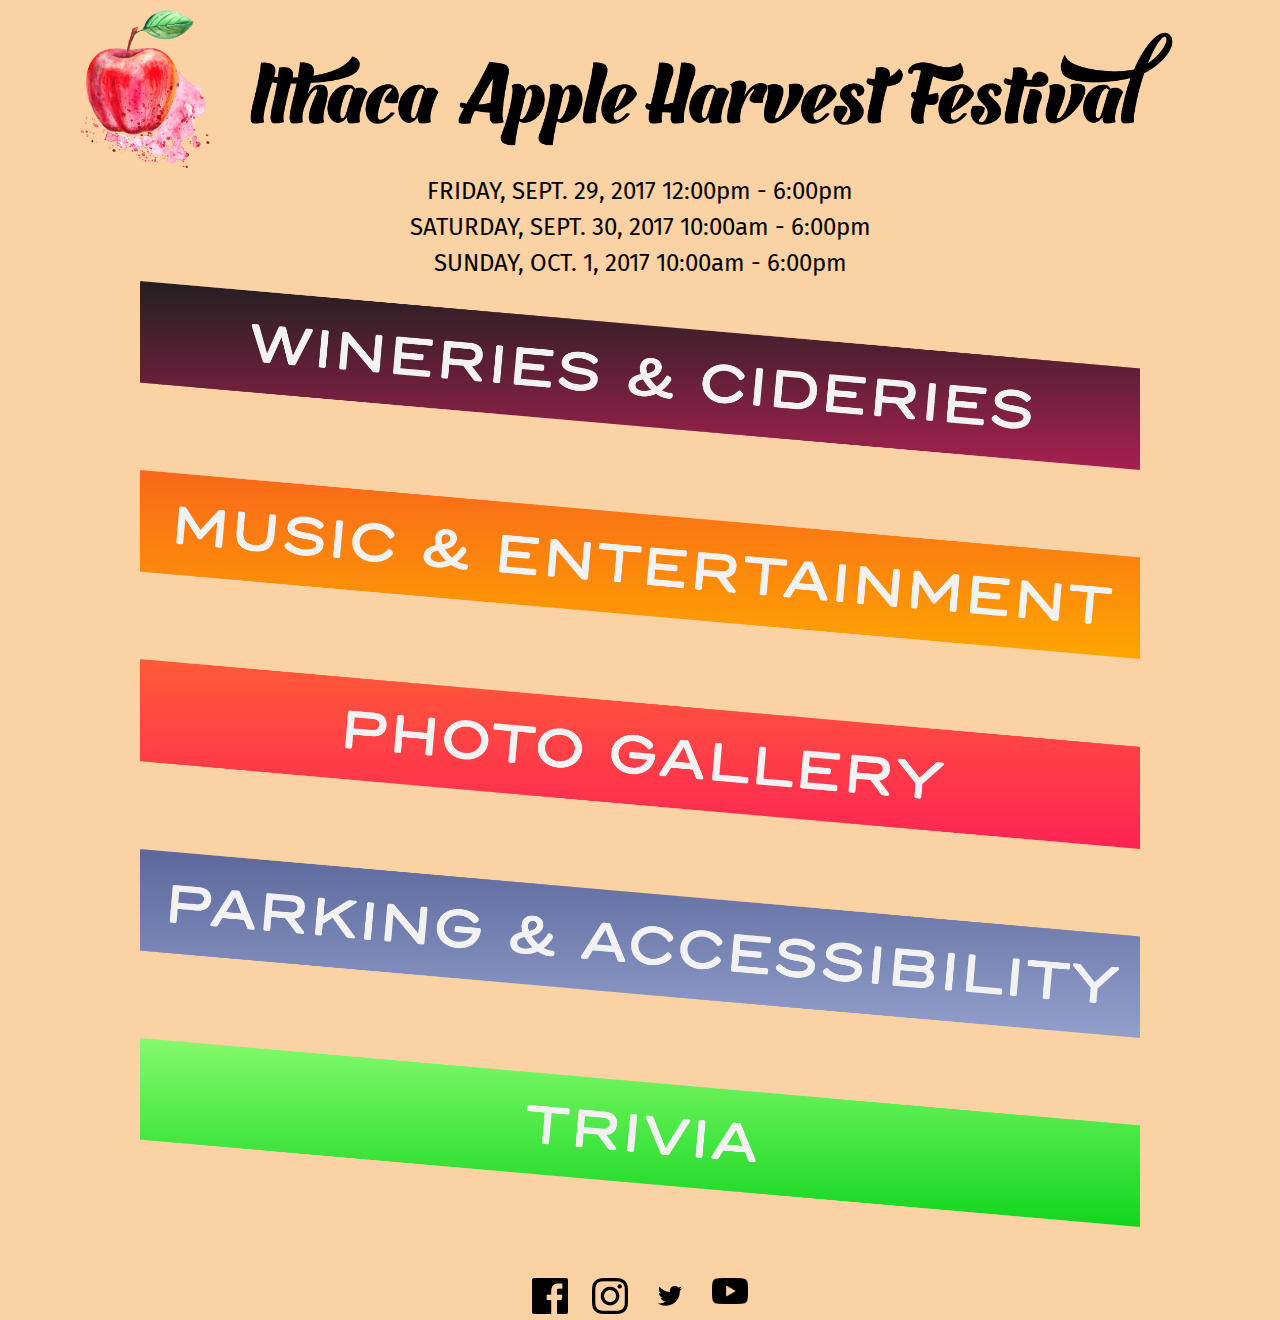
<file: index.html>
<!DOCTYPE html>
<html>
   <head>

      <link rel='stylesheet' href='styles/all.css' />
      <meta charset='utf-8' />
      <title>Ithaca Apple Harvest Festival</title>
   </head>

   <body>

     <a href='index.html'><img class='logo' alt='logotype' src='img/logotype.png'></a>

     <div id='datetime'>
       <ul>
         <li>FRIDAY, SEPT. 29, 2017  12:00pm - 6:00pm</li>
         <li>SATURDAY, SEPT. 30, 2017  10:00am - 6:00pm</li>
         <li>SUNDAY, OCT. 1, 2017  10:00am - 6:00pm</li>
       </ul>
     </div>

      <nav>
        <ul>
          <li><a href='drink.html'><img class='strip' src='img/strip_wine.png' alt='wine_strip'></a></li>
          <li><a href='music.html'><img class='strip' src='img/strip_music.png' alt='music_strip'></a></li>
          <li><a href='photos.html'><img class='strip' src='img/strip_photos.png' alt='photo_strip'></a></li>
          <li><a href='park.html'><img class='strip' src='img/strip_parking.png' alt='parking_strip'></a></li>
          <li><a href='trivia.html'><img class='strip' src='img/strip_trivia.png' alt='trivia_strip'></a></li>
        </ul>
      </nav>

      <footer>
        <ul>
          <li><a href='https://www.facebook.com/events/985779458123403/'><img class='social_icon' alt='facebook' src='img/facebook_000.png'></a></li>
          <li><a href='https://www.instagram.com/downtownithaca/'><img class='social_icon' alt='instagram' src='img/instagram_000.png'></a></li>
          <li><a href='https://twitter.com/downtownithaca'><img class='social_icon' alt='twitter' src='img/twitter_000.png'></a></li>
          <li><a href='https://www.youtube.com/user/downtownithaca'><img class='social_icon' alt='youtube' src='img/youtube_000.png'></a></li>
        </ul>
      </footer>

   </body>
</html>
</file>
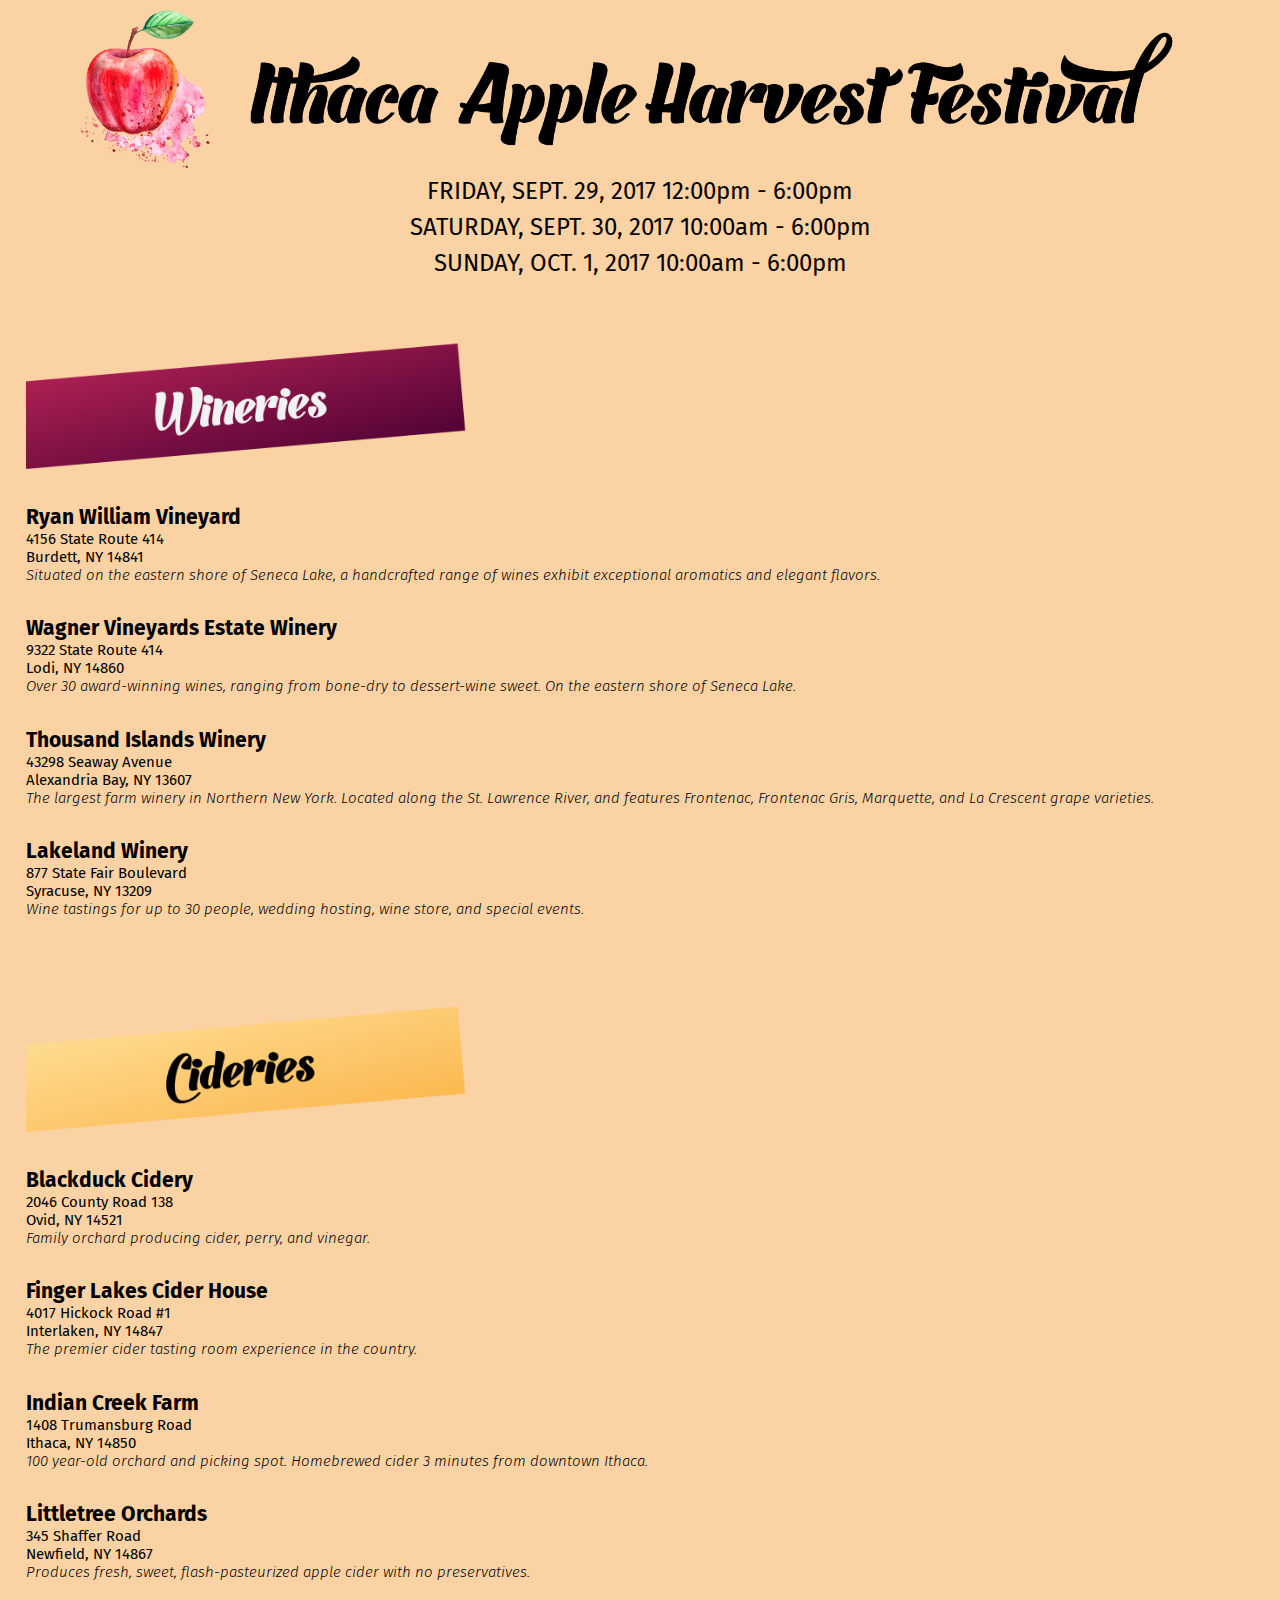
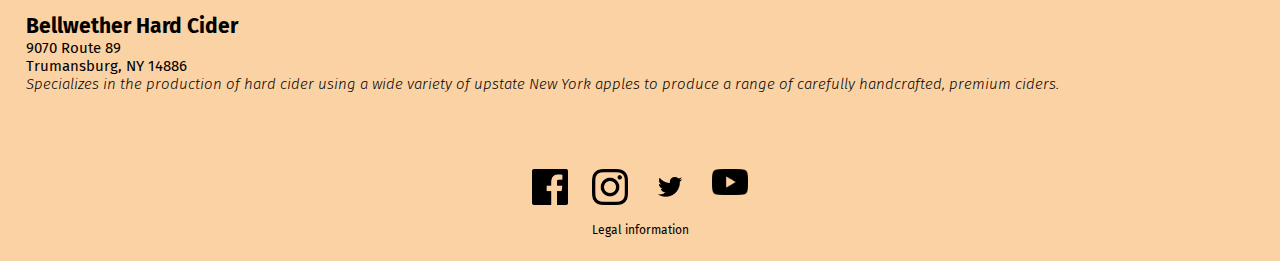
<file: drink.html>
<!DOCTYPE html>
<html>
   <head>

      <link rel='stylesheet' href='styles/all.css' />
      <meta charset='utf-8' />
      <title>Ithaca Apple Harvest Festival</title>
   </head>

   <body>

     <a href='index.html'><img class='logo' alt='logotype' src='img/logotype.png'></a>

      <div id='datetime'>
        <ul>
          <li>FRIDAY, SEPT. 29, 2017  12:00pm - 6:00pm</li>
          <li>SATURDAY, SEPT. 30, 2017  10:00am - 6:00pm</li>
          <li>SUNDAY, OCT. 1, 2017  10:00am - 6:00pm</li>
        </ul>
      </div>

      <!-- <div id='selector'>
        <table>
          <tr>
            <td class='wineries'><a class='wine_button'><img alt='wineries' src='img/wineries_text.png'></button></td>
            <td class='cideries'><button class='cider_button' onclick='showCideries()'><img alt='cideries' src='img/cideries_text.png'></button></td>
          </tr>
        </table>
      </div> -->

      <div id='wineries'>
        <div class='category'><img alt='wineries' src='img/strip_wineries.png'></div>

        <div class='business_name'><a href='http://www.ryanwilliam.com/'>Ryan William Vineyard</a></div>
        <div class='business_address'><a href='https://goo.gl/maps/mX84EfaYQon'>4156 State Route 414<br/>Burdett, NY 14841</a></div>
        <div class='business_description italic'>Situated on the eastern shore of Seneca Lake, a handcrafted range of wines exhibit exceptional aromatics and elegant flavors.</div>

        <div class='business_name'><a href='https://wagnervineyards.com/'>Wagner Vineyards Estate Winery</a></div>
        <div class='business_address'><a href='https://goo.gl/maps/u9h9AUGAZh72'>9322 State Route 414<br/>Lodi, NY 14860</a></div>
        <div class='business_description italic'>Over 30 award-winning wines, ranging from bone-dry to dessert-wine sweet. On the eastern shore of Seneca Lake.</div>

        <div class='business_name'><a href='https://www.thousandislandswinery.com/'>Thousand Islands Winery</a></div>
        <div class='business_address'><a href='https://goo.gl/maps/dj2JhawJXK22'>43298 Seaway Avenue<br/>Alexandria Bay, NY 13607</a></div>
        <div class='business_description italic'>The largest farm winery in Northern New York. Located along the St. Lawrence River, and features Frontenac, Frontenac Gris, Marquette, and La Crescent grape varieties.</div>

        <div class='business_name'><a href='https://www.lakelandwinery.com/'>Lakeland Winery</a></div>
        <div class='business_address'><a href='https://goo.gl/maps/DExdeoYqB712'>877 State Fair Boulevard<br/>Syracuse, NY 13209</a></div>
        <div class='business_description italic'>Wine tastings for up to 30 people, wedding hosting, wine store, and special events.</div>
      </div>

      <div id='cideries'>
        <div class='category'><img alt='cideries' src='img/strip_cideries.png'></div>

        <div class='business_name'><a href='https://www.blackduckcidery.com/?v=7516fd43adaa'>Blackduck Cidery</a></div>
        <div class='business_address'><a href='https://goo.gl/maps/DCsQ7c1Rkiq'>2046 County Road 138<br/>Ovid, NY 14521</a></div>
        <div class='business_description italic'>Family orchard producing cider, perry, and vinegar.</div>

        <div class='business_name'><a href='http://www.fingerlakesciderhouse.com/'>Finger Lakes Cider House</a></div>
        <div class='business_address'><a href='https://goo.gl/maps/nESsV2F1qxD2'>4017 Hickock Road #1<br/>Interlaken, NY 14847</a></div>
        <div class='business_description italic'>The premier cider tasting room experience in the country.</div>

        <div class='business_name'><a href='https://indiancreekithaca.com/'>Indian Creek Farm</a></div>
        <div class='business_address'><a href='https://goo.gl/maps/EyrPykPTcu92'>1408 Trumansburg Road<br/>Ithaca, NY 14850</a></div>
        <div class='business_description italic'>100 year-old orchard and picking spot. Homebrewed cider 3 minutes from downtown Ithaca.</div>

        <div class='business_name'><a href='http://www.littletree-orchards.com/'>Littletree Orchards</a></div>
        <div class='business_address'><a href='https://goo.gl/maps/mpV3m46Kxoq'>345 Shaffer Road<br/>Newfield, NY 14867</a></div>
        <div class='business_description italic'>Produces fresh, sweet, flash-pasteurized apple cider with no preservatives.</div>

        <div class='business_name'><a href='http://www.cidery.com/'>Bellwether Hard Cider</a></div>
        <div class='business_address'><a href='https://goo.gl/maps/ojy3Tct57792'>9070 Route 89<br/>Trumansburg, NY 14886</a></div>
        <div class='business_description italic'>Specializes in the production of hard cider using a wide variety of upstate New York apples to produce a range of carefully handcrafted, premium ciders.</div>
      </div>

      <footer>
        <ul>
          <li><a href='https://www.facebook.com/events/985779458123403/'><img class='social_icon' alt='facebook' src='img/facebook_000.png'></a></li>
          <li><a href='https://www.instagram.com/downtownithaca/'><img class='social_icon' alt='instagram' src='img/instagram_000.png'></a></li>
          <li><a href='https://twitter.com/downtownithaca'><img class='social_icon' alt='twitter' src='img/twitter_000.png'></a></li>
          <li><a href='https://www.youtube.com/user/downtownithaca'><img class='social_icon' alt='youtube' src='img/youtube_000.png'></a></li>
        </ul>
        <div id='footer_legal'><a href='legal.html'>Legal information</a></div>
      </footer>

   </body>
</html>
</file>
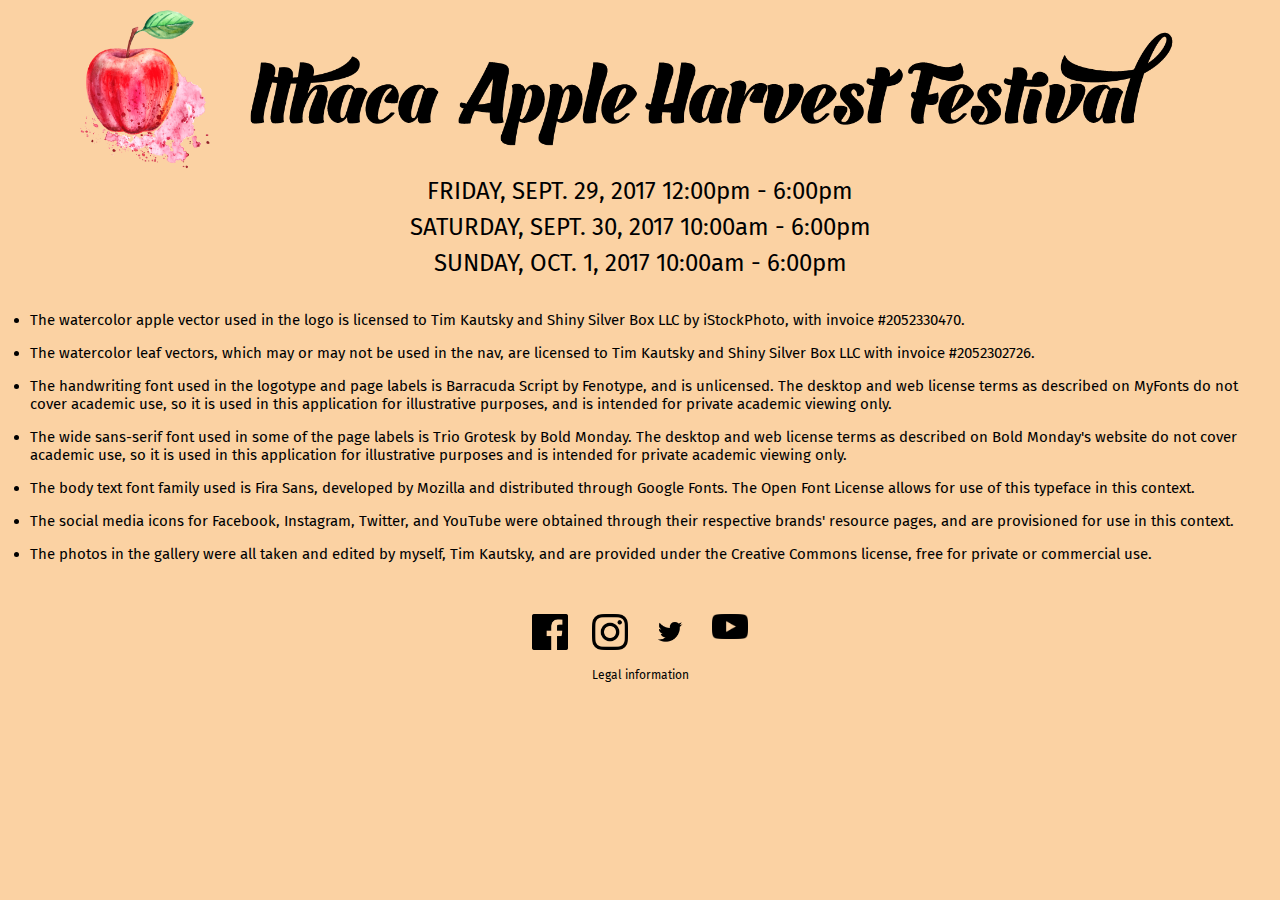
<file: legal.html>
<!DOCTYPE html>
<html>
   <head>

      <link rel='stylesheet' href='styles/all.css' />
      <meta charset='utf-8' />
      <title>Ithaca Apple Harvest Festival</title>
   </head>

   <body>

     <a href='index.html'><img class='logo' alt='logotype' src='img/logotype.png'></a>

     <div id='datetime'>
       <ul>
         <li>FRIDAY, SEPT. 29, 2017  12:00pm - 6:00pm</li>
         <li>SATURDAY, SEPT. 30, 2017  10:00am - 6:00pm</li>
         <li>SUNDAY, OCT. 1, 2017  10:00am - 6:00pm</li>
       </ul>
     </div>

     <div id='legal'>
       <ul class='legal_list'>
         <li>The watercolor apple vector used in the logo is licensed to Tim Kautsky and Shiny Silver Box LLC by iStockPhoto, with invoice #2052330470.</li>
         <li>The watercolor leaf vectors, which may or may not be used in the nav, are licensed to Tim Kautsky and Shiny Silver Box LLC with invoice #2052302726.</li>
         <li>The handwriting font used in the logotype and page labels is Barracuda Script by Fenotype, and is unlicensed. The desktop and web license terms as described on MyFonts do not cover academic use, so it is used in this application for illustrative purposes, and is intended for private academic viewing only.</li>
         <li>The wide sans-serif font used in some of the page labels is Trio Grotesk by Bold Monday. The desktop and web license terms as described on Bold Monday's website do not cover academic use, so it is used in this application for illustrative purposes and is intended for private academic viewing only.</li>
         <li>The body text font family used is Fira Sans, developed by Mozilla and distributed through Google Fonts. The Open Font License allows for use of this typeface in this context.</li>
         <li>The social media icons for Facebook, Instagram, Twitter, and YouTube were obtained through their respective brands' resource pages, and are provisioned for use in this context.</li>
         <li>The photos in the gallery were all taken and edited by myself, Tim Kautsky, and are provided under the Creative Commons license, free for private or commercial use.</li>
       </ul>
     </div>

      <footer>
        <ul>
          <li><a href='https://www.facebook.com/events/985779458123403/'><img class='social_icon' alt='facebook' src='img/facebook_000.png'></a></li>
          <li><a href='https://www.instagram.com/downtownithaca/'><img class='social_icon' alt='instagram' src='img/instagram_000.png'></a></li>
          <li><a href='https://twitter.com/downtownithaca'><img class='social_icon' alt='twitter' src='img/twitter_000.png'></a></li>
          <li><a href='https://www.youtube.com/user/downtownithaca'><img class='social_icon' alt='youtube' src='img/youtube_000.png'></a></li>
        </ul>
        <div id='footer_legal'><a href='legal.html'>Legal information</a></div>
      </footer>

   </body>
</html>
</file>
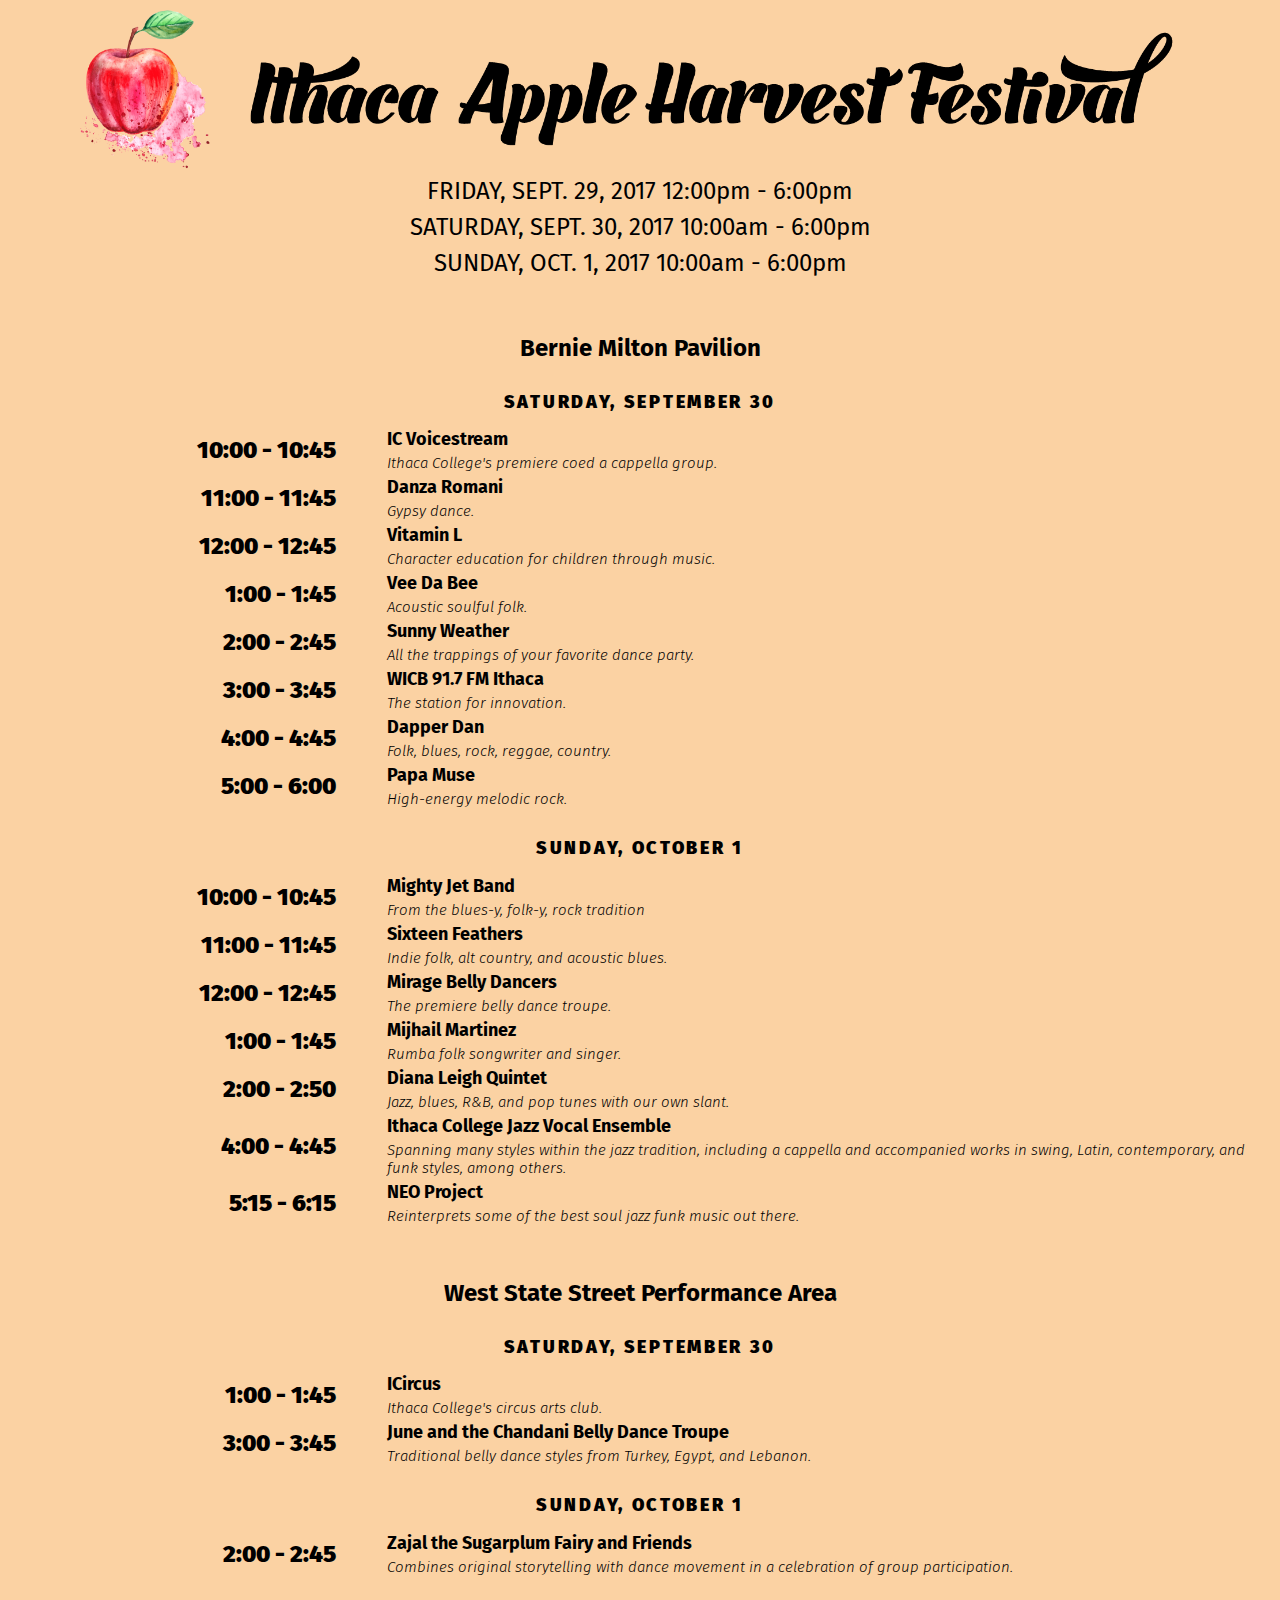
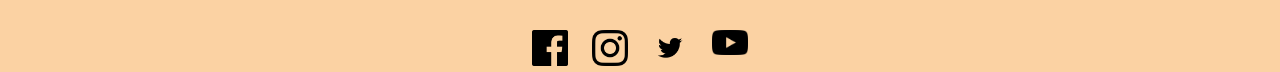
<file: music.html>
<!DOCTYPE html>
<html>
   <head>

      <link rel='stylesheet' href='styles/all.css' />
      <meta charset='utf-8' />
      <title>Ithaca Apple Harvest Festival</title>
   </head>

   <body>

     <a href='index.html'><img class='logo' alt='logotype' src='img/logotype.png'></a>

      <div id='datetime'>
        <ul>
          <li>FRIDAY, SEPT. 29, 2017  12:00pm - 6:00pm</li>
          <li>SATURDAY, SEPT. 30, 2017  10:00am - 6:00pm</li>
          <li>SUNDAY, OCT. 1, 2017  10:00am - 6:00pm</li>
        </ul>
      </div>

      <table id='music'>
        <tr>
          <td class='music_venue' colspan='2'>Bernie Milton Pavilion</td>
        </tr>
        <tr>
          <td class='day' colspan='2'>SATURDAY, SEPTEMBER 30</td>
        </tr>
        <tr>
          <td rowspan='2' class='time'>10:00 - 10:45</td>
          <td class='name'><a href='http://www.icvoicestream.com'>IC Voicestream</a></td>
        </tr>
        <tr>
          <td class='description'>Ithaca College's premiere coed a cappella group.</td>
        </tr>
        <tr>
          <td rowspan='2' class='time'>11:00 - 11:45</td>
          <td class='name'>Danza Romani</td>
        </tr>
        <tr>
          <td class='description'>Gypsy dance.</td>
        </tr>
        <tr>
          <td rowspan='2' class='time'>12:00 - 12:45</td>
          <td class='name'><a href='https://vitaminl.org'>Vitamin L</a></td>
        </tr>
        <tr>
          <td class='description'>Character education for children through music.</td>
        </tr>
        <tr>
          <td rowspan='2' class='time'>1:00 - 1:45</td>
          <td class='name'><a href='https://www.facebook.com/veedabee123'>Vee Da Bee</a></td>
        </tr>
        <tr>
          <td class='description'>Acoustic soulful folk.</td>
        </tr>
        <tr>
          <td rowspan='2' class='time'>2:00 - 2:45</td>
          <td class='name'><a href='https://sunnyweather.com'>Sunny Weather</a></td>
        </tr>
        <tr>
          <td class='description'>All the trappings of your favorite dance party.</td>
        </tr>
        <tr>
          <td rowspan='2' class='time'>3:00 - 3:45</td>
          <td class='name'><a href='https://wicb.org'>WICB 91.7 FM Ithaca</a></td>
        </tr>
        <tr>
          <td class='description'>The station for innovation.</td>
        </tr>
        <tr>
          <td rowspan='2' class='time'>4:00 - 4:45</td>
          <td class='name'><a href='http://ithacamusic.net/org.php?id=266'>Dapper Dan</a></td>
        </tr>
        <tr>
          <td class='description'>Folk, blues, rock, reggae, country.</td>
        </tr>
        <tr>
          <td rowspan='2' class='time'>5:00 - 6:00</td>
          <td class='name'><a href='https://papamuse.com'>Papa Muse</a></td>
        </tr>
        <tr>
          <td class='description'>High-energy melodic rock.</td>
        </tr>

        <tr>
          <td class='day' colspan='2'>SUNDAY, OCTOBER 1</td>
        </tr>
        <tr>
          <td rowspan='2' class='time'>10:00 - 10:45</td>
          <td class='name'><a href='https://soundcloud.com/mightyjetband'>Mighty Jet Band</a></td>
        </tr>
        <tr>
          <td class='description'>From the blues-y, folk-y, rock tradition</td>
        </tr>
        <tr>
          <td rowspan='2' class='time'>11:00 - 11:45</td>
          <td class='name'><a href=''>Sixteen Feathers</a></td>
        </tr>
        <tr>
          <td class='description'>Indie folk, alt country, and acoustic blues.</td>
        </tr>
        <tr>
          <td rowspan='2' class='time'>12:00 - 12:45</td>
          <td class='name'><a href='http://www.bellydancemirage.com'>Mirage Belly Dancers</a></td>
        </tr>
        <tr>
          <td class='description'>The premiere belly dance troupe.</td>
        </tr>
        <tr>
          <td rowspan='2' class='time'>1:00 - 1:45</td>
          <td class='name'><a href='https://www.facebook.com/mijailmusic/'>Mijhail Martinez</a></td>
        </tr>
        <tr>
          <td class='description'>Rumba folk songwriter and singer.</td>
        </tr>
        <tr>
          <td rowspan='2' class='time'>2:00 - 2:50</td>
          <td class='name'><a href='http://dianaleigh.com/ensembles/diana-leigh-quintet'>Diana Leigh Quintet</a></td>
        </tr>
        <tr>
          <td class='description'>Jazz, blues, R&amp;B, and pop tunes with our own slant.</td>
        </tr>
        <tr>
          <td rowspan='2' class='time'>4:00 - 4:45</td>
          <td class='name'><a href='https://www.ithaca.edu/music/ensembles/vocaljazz'>Ithaca College Jazz Vocal Ensemble</a></td>
        </tr>
        <tr>
          <td class='description'>Spanning many styles within the jazz tradition, including a cappella and accompanied works in swing, Latin, contemporary, and funk styles, among others.</td>
        </tr>
        <tr>
          <td rowspan='2' class='time'>5:15 - 6:15</td>
          <td class='name'><a href='https://www.facebook.com/NeoProjectBand/'>NEO Project</a></td>
        </tr>
        <tr>
          <td class='description'>Reinterprets some of the best soul jazz funk music out there.</td>
        </tr>
        <tr>
          <td class='music_venue' colspan='2'>West State Street Performance Area</td>
        </tr>
        <tr>
          <td class='day' colspan='2'>SATURDAY, SEPTEMBER 30</td>
        </tr>
        <tr>
          <td rowspan='2' class='time'>1:00 - 1:45</td>
          <td class='name'>ICircus</td>
        </tr>
        <tr>
          <td class='description'>Ithaca College's circus arts club.</td>
        </tr>
        <tr>
          <td rowspan='2' class='time'>3:00 - 3:45</td>
          <td class='name'>June and the Chandani Belly Dance Troupe</td>
        </tr>
        <tr>
          <td class='description'>Traditional belly dance styles from Turkey, Egypt, and Lebanon.</td>
        </tr>
        <tr>
          <td class='day' colspan='2'>SUNDAY, OCTOBER 1</td>
        </tr>
        <tr>
          <td rowspan='2' class='time'>2:00 - 2:45</td>
          <td class='name'>Zajal the Sugarplum Fairy and Friends</td>
        </tr>
        <tr>
          <td class='description'>Combines original storytelling with dance movement in a celebration of group participation.</td>
        </tr>

      </table>


      <footer>
        <ul>
          <li><a href='https://www.facebook.com/events/985779458123403/'><img class='social_icon' alt='facebook' src='img/facebook_000.png'></a></li>
          <li><a href='https://www.instagram.com/downtownithaca/'><img class='social_icon' alt='instagram' src='img/instagram_000.png'></a></li>
          <li><a href='https://twitter.com/downtownithaca'><img class='social_icon' alt='twitter' src='img/twitter_000.png'></a></li>
          <li><a href='https://www.youtube.com/user/downtownithaca'><img class='social_icon' alt='youtube' src='img/youtube_000.png'></a></li>
        </ul>
      </footer>

   </body>
</html>
</file>
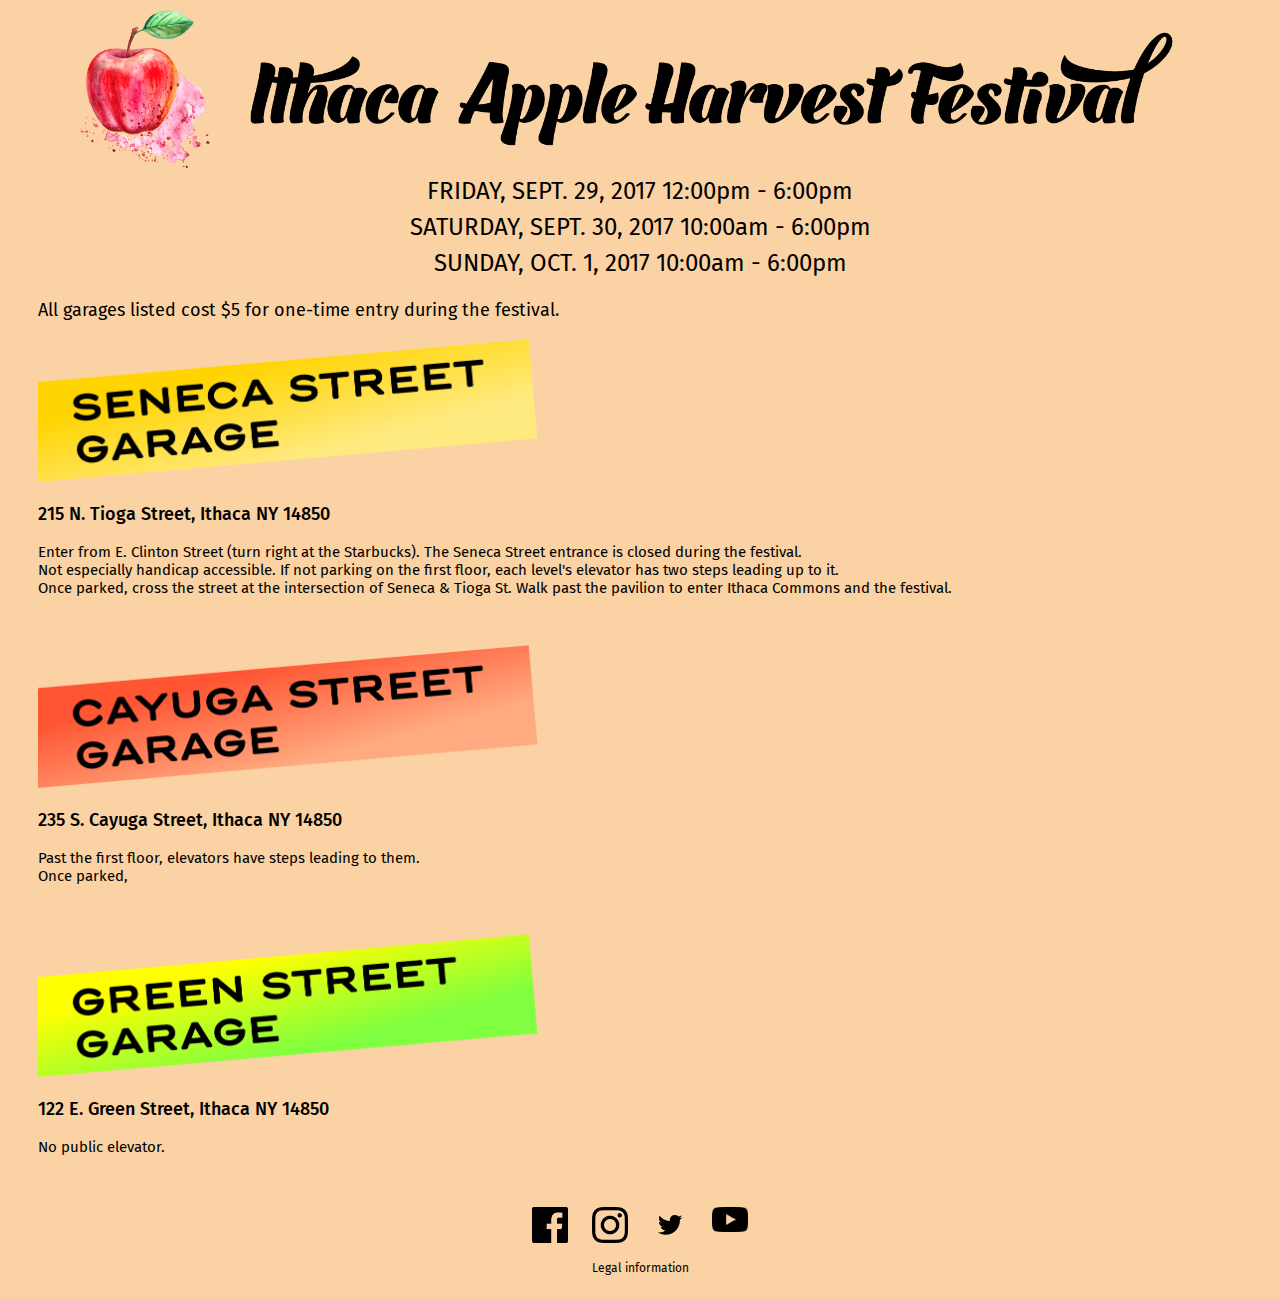
<file: park.html>
<!DOCTYPE html>
<html>
   <head>

      <link rel='stylesheet' href='styles/all.css' />
      <meta charset='utf-8' />
      <title>Ithaca Apple Harvest Festival</title>
   </head>

   <body>

     <a href='index.html'><img class='logo' alt='logotype' src='img/logotype.png'></a>

      <div id='datetime'>
        <ul>
          <li>FRIDAY, SEPT. 29, 2017  12:00pm - 6:00pm</li>
          <li>SATURDAY, SEPT. 30, 2017  10:00am - 6:00pm</li>
          <li>SUNDAY, OCT. 1, 2017  10:00am - 6:00pm</li>
        </ul>
      </div>

      <div id='garages'>
        <p class='note'>All garages listed cost $5 for one-time entry during the festival.</p>
        <div class='garage_name'><img src='img/strip_seneca.png' alt='seneca_street_garage'></div>
        <p class='garage_address'><a href='https://goo.gl/maps/fpmCFWugqm82'>215 N. Tioga Street, Ithaca NY 14850</a></p>
        <p class='garage_description'>Enter from E. Clinton Street (turn right at the Starbucks). The Seneca Street entrance is closed during the festival.<br/>Not especially handicap accessible. If not parking on the first floor, each level's elevator has two steps leading up to it.<br/>
        Once parked, cross the street at the intersection of Seneca &amp; Tioga St. Walk past the pavilion to enter Ithaca Commons and the festival.</p>

        <div class='garage_name'><img src='img/strip_cayuga.png' alt='cayuga_street_garage'></div>
        <p class='garage_address'><a href='https://goo.gl/maps/nWJkqRhHxXr'>235 S. Cayuga Street, Ithaca NY 14850</a></p>
        <p class='garage_description'>Past the first floor, elevators have steps leading to them.<br/>
        Once parked, </p>

        <div class='garage_name'><img src='img/strip_green.png' alt='green_street_garage'></div>
        <p class='garage_address'><a href='https://goo.gl/maps/PvKA6Qui2UE2'>122 E. Green Street, Ithaca NY 14850</a></p>
        <p class='garage_description'>No public elevator.</p>

      </div>

        <footer>
          <ul>
            <li><a href='https://www.facebook.com/events/985779458123403/'><img class='social_icon' alt='facebook' src='img/facebook_000.png'></a></li>
            <li><a href='https://www.instagram.com/downtownithaca/'><img class='social_icon' alt='instagram' src='img/instagram_000.png'></a></li>
            <li><a href='https://twitter.com/downtownithaca'><img class='social_icon' alt='twitter' src='img/twitter_000.png'></a></li>
            <li><a href='https://www.youtube.com/user/downtownithaca'><img class='social_icon' alt='youtube' src='img/youtube_000.png'></a></li>
          </ul>
          <div id='footer_legal'><a href='legal.html'>Legal information</a></div>
        </footer>

   </body>
</html>
</file>
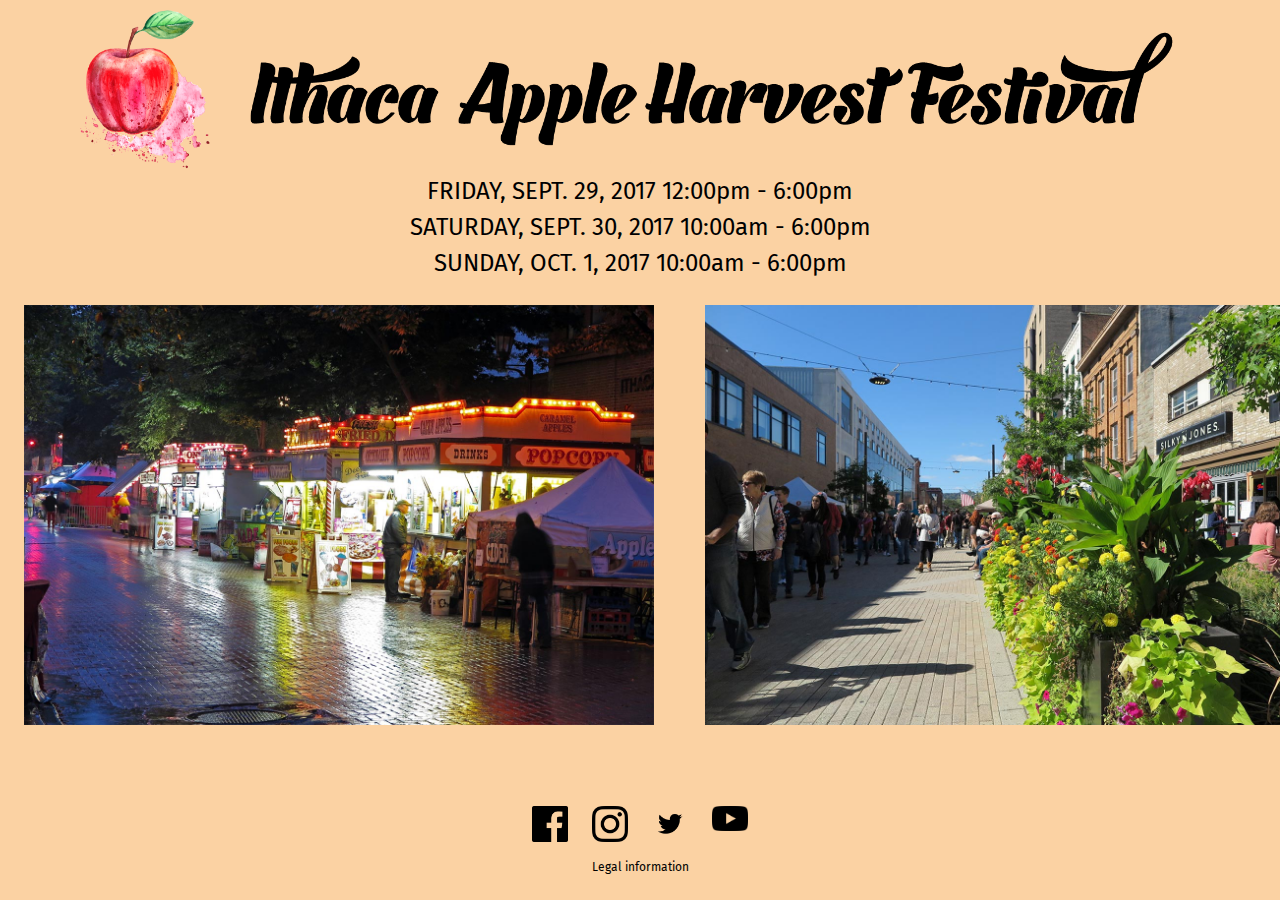
<file: photos.html>
<!DOCTYPE html>
<html>
   <head>

      <link rel='stylesheet' href='styles/all.css' />
      <meta charset='utf-8' />
      <title>Ithaca Apple Harvest Festival</title>
   </head>

   <body>

     <a href='index.html'><img class='logo' alt='logotype' src='img/logotype.png'></a>

     <div id='datetime'>
       <ul>
         <li>FRIDAY, SEPT. 29, 2017  12:00pm - 6:00pm</li>
         <li>SATURDAY, SEPT. 30, 2017  10:00am - 6:00pm</li>
         <li>SUNDAY, OCT. 1, 2017  10:00am - 6:00pm</li>
       </ul>
     </div>

    <div id='photos'>
      <img class='gallery horizontal' src='img/IMG_2116.jpg' alt='image_1'>
      <img class='gallery horizontal' src='img/IMG_2167.jpg' alt='image_2'>
      <img class='gallery horizontal' src='img/IMG_2169.jpg' alt='image_3'>
      <img class='gallery horizontal' src='img/IMG_2175.jpg' alt='image_4'>
      <img class='gallery horizontal' src='img/IMG_2181.jpg' alt='image_5'>
      <img class='gallery horizontal' src='img/IMG_2185.jpg' alt='image_6'>
      <img class='gallery horizontal' src='img/IMG_2186.jpg' alt='image_7'>
      <img class='gallery horizontal' src='img/IMG_2190.jpg' alt='image_8'>
      <img class='gallery horizontal' src='img/IMG_2191.jpg' alt='image_9'>
      <img class='gallery vertical' src='img/IMG_2199.jpg' alt='image_10'>
    </div>

      <footer>
        <ul>
          <li><a href='https://www.facebook.com/events/985779458123403/'><img class='social_icon' alt='facebook' src='img/facebook_000.png'></a></li>
          <li><a href='https://www.instagram.com/downtownithaca/'><img class='social_icon' alt='instagram' src='img/instagram_000.png'></a></li>
          <li><a href='https://twitter.com/downtownithaca'><img class='social_icon' alt='twitter' src='img/twitter_000.png'></a></li>
          <li><a href='https://www.youtube.com/user/downtownithaca'><img class='social_icon' alt='youtube' src='img/youtube_000.png'></a></li>
        </ul>
        <div id='footer_legal'><a href='legal.html'>Legal information</a></div>
      </footer>

   </body>
</html>
</file>
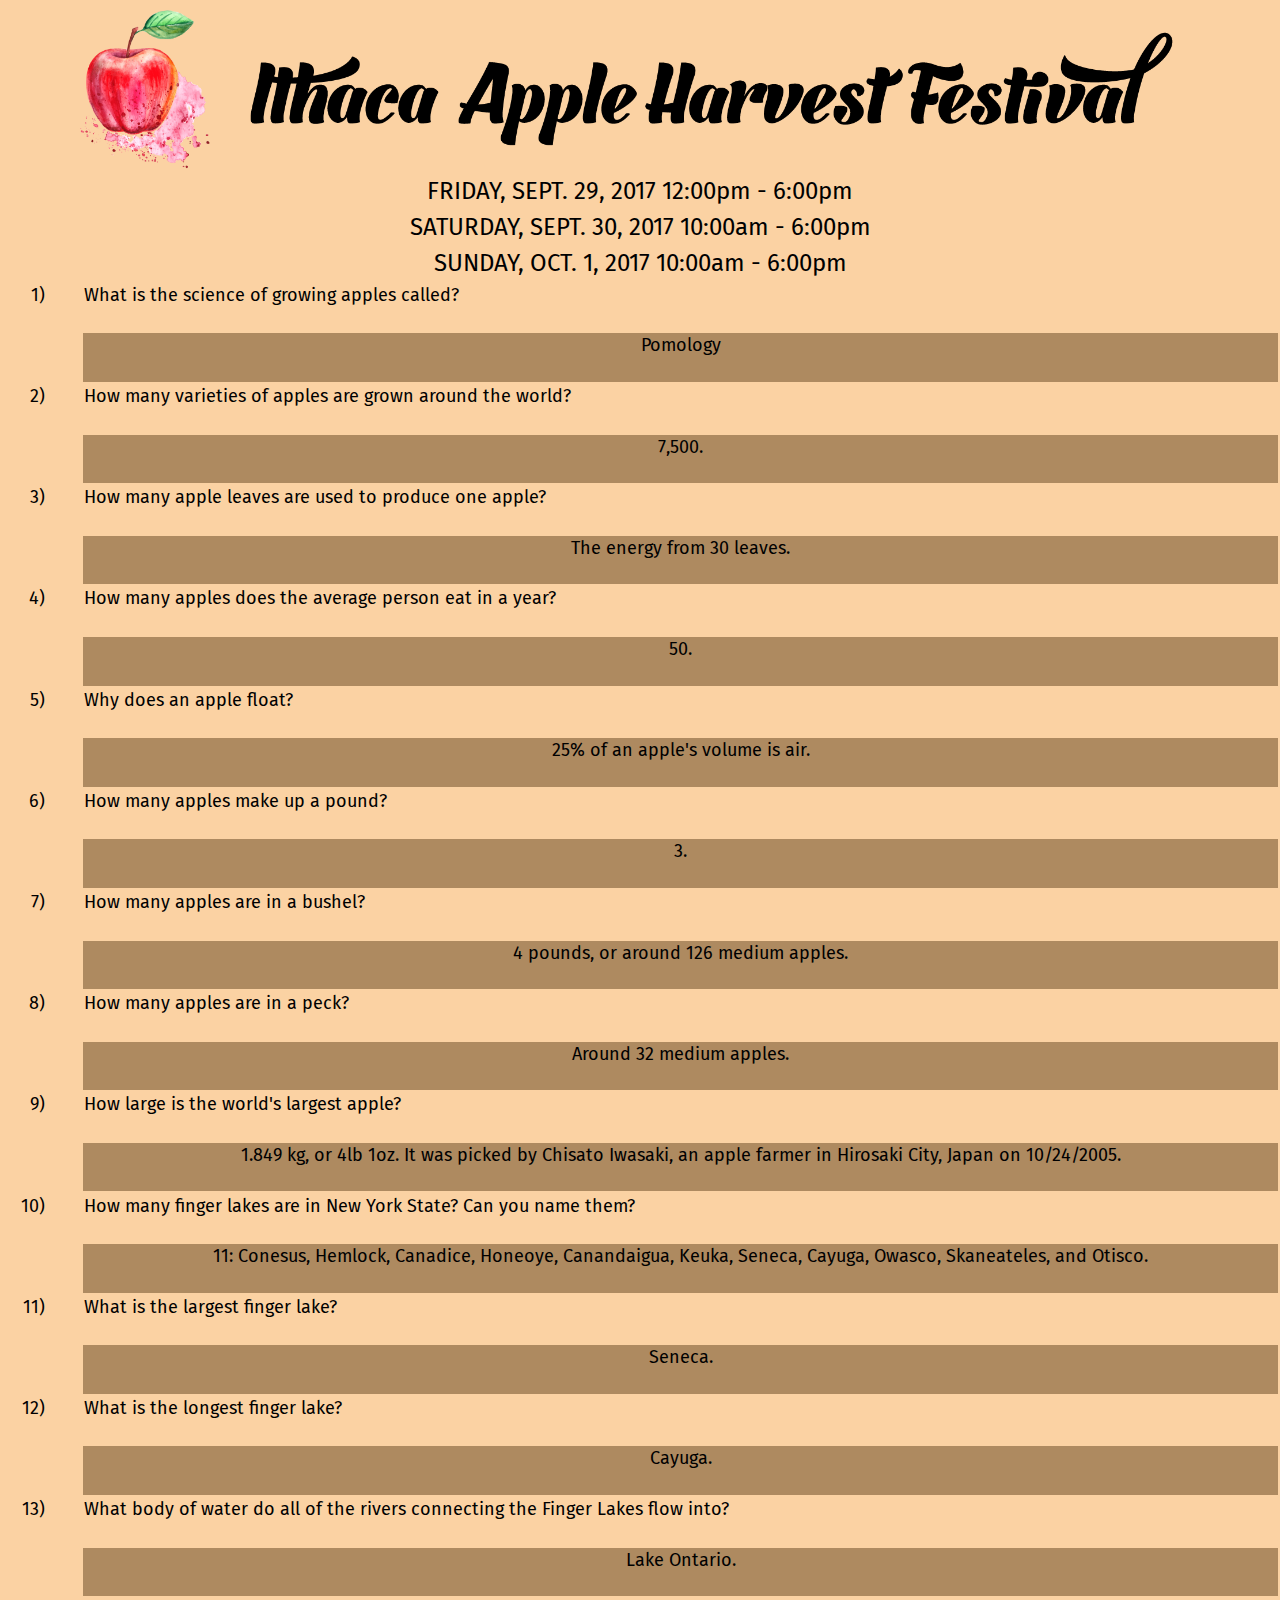
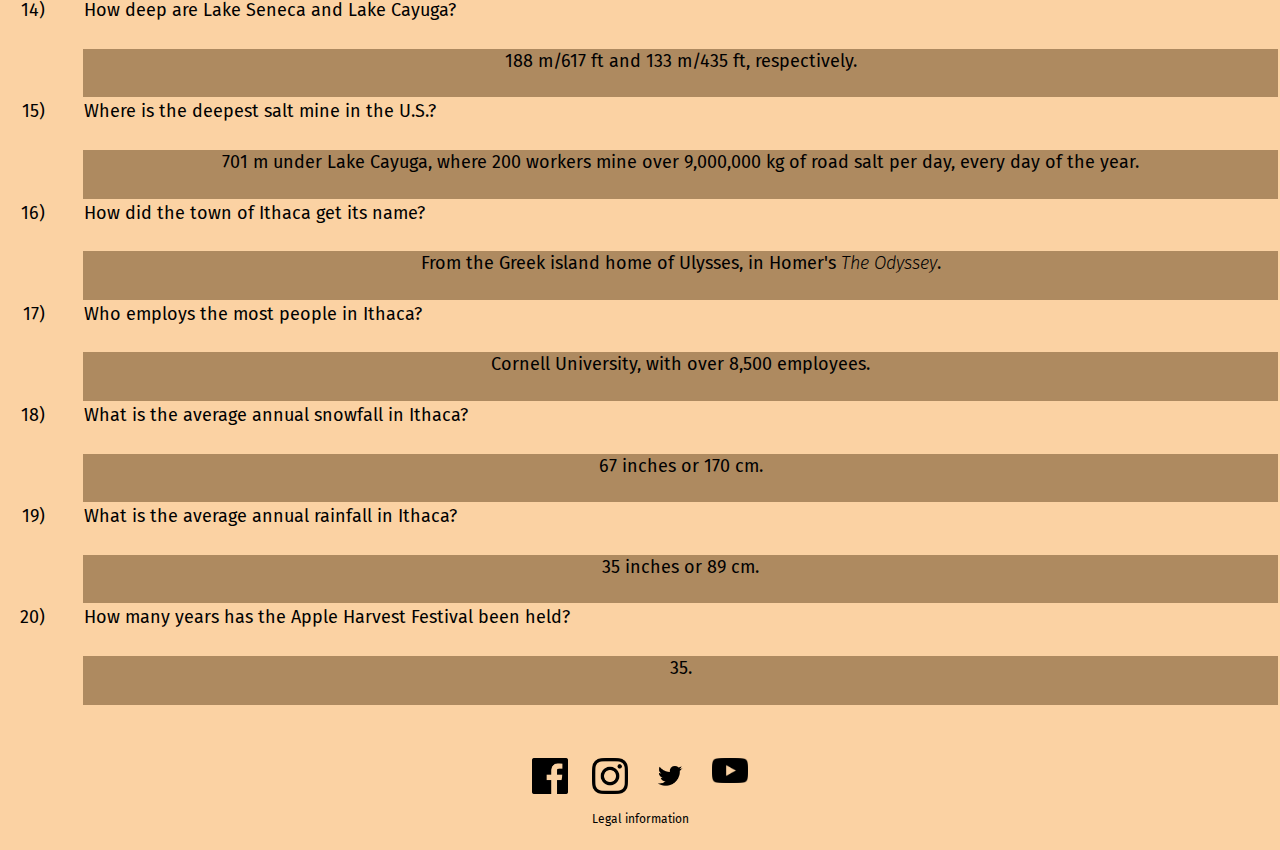
<file: trivia.html>
<!DOCTYPE html>
<html>
   <head>

      <link rel='stylesheet' href='styles/all.css' />
      <meta charset='utf-8' />
      <title>Ithaca Apple Harvest Festival</title>
   </head>

   <body>

     <a href='index.html'><img class='logo' alt='logotype' src='img/logotype.png'></a>

     <div id='datetime'>
       <ul>
         <li>FRIDAY, SEPT. 29, 2017  12:00pm - 6:00pm</li>
         <li>SATURDAY, SEPT. 30, 2017  10:00am - 6:00pm</li>
         <li>SUNDAY, OCT. 1, 2017  10:00am - 6:00pm</li>
       </ul>
     </div>

      <div id='trivia'>
        <!-- <p class='intro'>Introduction sentence goes here</p> -->
        <table class='questions'>

          <tr><td class='q_num'>1)</td><td>What is the science of growing apples called?</td></tr>
          <tr><td class='padding-l'></td><td class='answer'>Pomology</td></tr>

          <tr><td class='q_num'>2)</td><td>How many varieties of apples are grown around the world?</td></tr>
          <tr><td class='padding-l'></td><td class='answer'>7,500.</td></tr>

          <tr><td class='q_num'>3)</td><td>How many apple leaves are used to produce one apple?</td></tr>
          <tr><td class='padding-l'></td><td class='answer'>The energy from 30 leaves.</td></tr>

          <tr><td class='q_num'>4)</td><td>How many apples does the average person eat in a year?</td></tr>
          <tr><td class='padding-l'></td><td class='answer'>50.</td></tr>

          <tr><td class='q_num'>5)</td><td>Why does an apple float?</td></tr>
          <tr><td class='padding-l'></td><td class='answer'>25% of an apple's volume is air.</td></tr>

          <tr><td class='q_num'>6)</td><td>How many apples make up a pound?</td></tr>
          <tr><td class='padding-l'></td><td class='answer'>3.</td></tr>

          <tr><td class='q_num'>7)</td><td>How many apples are in a bushel?</td></tr>
          <tr><td class='padding-l'></td><td class='answer'>4 pounds, or around 126 medium apples.</td></tr>

          <tr><td class='q_num'>8)</td><td>How many apples are in a peck?</td></tr>
          <tr><td class='padding-l'></td><td class='answer'>Around 32 medium apples.</td></tr>

          <tr><td class='q_num'>9)</td><td>How large is the world's largest apple?</td></tr>
          <tr><td class='padding-l'></td><td class='answer'>1.849 kg, or 4lb 1oz. It was picked by Chisato Iwasaki, an apple farmer in Hirosaki City, Japan on 10/24/2005.</td></tr>

          <tr><td class='q_num'>10)</td><td>How many finger lakes are in New York State? Can you name them?</td></tr>
          <tr><td class='padding-l'></td><td class='answer'>11: Conesus, Hemlock, Canadice, Honeoye, Canandaigua, Keuka, Seneca, Cayuga, Owasco, Skaneateles, and Otisco.</td></tr>

          <tr><td class='q_num'>11)</td><td>What is the largest finger lake?</td></tr>
          <tr><td class='padding-l'></td><td class='answer'>Seneca.</td></tr>

          <tr><td class='q_num'>12)</td><td>What is the longest finger lake?</td></tr>
          <tr><td class='padding-l'></td><td class='answer'>Cayuga.</td></tr>

          <tr><td class='q_num'>13)</td><td>What body of water do all of the rivers connecting the Finger Lakes flow into?</td></tr>
          <tr><td class='padding-l'></td><td class='answer'>Lake Ontario.</td></tr>

          <tr><td class='q_num'>14)</td><td>How deep are Lake Seneca and Lake Cayuga?</td></tr>
          <tr><td class='padding-l'></td><td class='answer'>188 m/617 ft and 133 m/435 ft, respectively.</td></tr>

          <tr><td class='q_num'>15)</td><td>Where is the deepest salt mine in the U.S.?</td></tr>
          <tr><td class='padding-l'></td><td class='answer'>701 m under Lake Cayuga, where 200 workers mine over 9,000,000 kg of road salt per day, every day of the year.</td></tr>

          <tr><td class='q_num'>16)</td><td>How did the town of Ithaca get its name?</td></tr>
          <tr><td class='padding-l'></td><td class='answer'>From the Greek island home of Ulysses, in Homer's <span class='italic'>The Odyssey</span>.</td></tr>

          <tr><td class='q_num'>17)</td><td>Who employs the most people in Ithaca?</td></tr>
          <tr><td class='padding-l'></td><td class='answer'>Cornell University, with over 8,500 employees.</td></tr>

          <tr><td class='q_num'>18)</td><td>What is the average annual snowfall in Ithaca?</td></tr>
          <tr><td class='padding-l'></td><td class='answer'>67 inches or 170 cm.</td></tr>

          <tr><td class='q_num'>19)</td><td>What is the average annual rainfall in Ithaca?</td></tr>
          <tr><td class='padding-l'></td><td class='answer'>35 inches or 89 cm.</td></tr>

          <tr><td class='q_num'>20)</td><td>How many years has the Apple Harvest Festival been held?</td></tr>
          <tr><td class='padding-l'></td><td class='answer'>35.</td></tr>
      </table>
    </div>

      <footer>
        <ul>
          <li><a href='https://www.facebook.com/events/985779458123403/'><img class='social_icon' alt='facebook' src='img/facebook_000.png'></a></li>
          <li><a href='https://www.instagram.com/downtownithaca/'><img class='social_icon' alt='instagram' src='img/instagram_000.png'></a></li>
          <li><a href='https://twitter.com/downtownithaca'><img class='social_icon' alt='twitter' src='img/twitter_000.png'></a></li>
          <li><a href='https://www.youtube.com/user/downtownithaca'><img class='social_icon' alt='youtube' src='img/youtube_000.png'></a></li>
        </ul>
        <div id='footer_legal'><a href='legal.html'>Legal information</a></div>
      </footer>

   </body>
</html>
</file>
<file: styles/all.css>
@font-face {
  font-family: 'FiraSans-Regular.ttf';
  src: url('../fonts/Fira_Sans/FiraSans-Regular.ttf');
}

@font-face {
  font-family: 'FiraSans-Medium.ttf';
  src: url('../fonts/Fira_Sans/FiraSans-Medium.ttf');
}

@font-face {
  font-family: 'FiraSans-Bold.ttf';
  src: url('../fonts/Fira_Sans/FiraSans-Bold.ttf');
}

@font-face {
  font-family: 'FiraSans-ExtraBold.ttf';
  src: url('../fonts/Fira_Sans/FiraSans-ExtraBold.ttf');
}

@font-face {
  font-family: 'FiraSans-Black.ttf';
  src: url('../fonts/Fira_Sans/FiraSans-Black.ttf');
}

@font-face {
  font-family: 'FiraSans-LightItalic.ttf';
  src: url('../fonts/Fira_Sans/FiraSans-LightItalic.ttf');
}

body {
  font-family: 'FiraSans-Regular.ttf';
  font-weight: 400;
  font-style: normal;
  font-size: 12px;
  background: rgba(251,210,163,1.0);
  color: rgba(0,0,0,1.0);
  margin: 0;
  padding: 0;
}

a:link {text-decoration:none; color:rgba(0,0,0,1.0);}
a:visited {text-decoration:none; color:rgba(0,0,0,1.0);}
a:hover {
  text-decoration: none;
  font-family: 'FiraSans-Bold.ttf';
}
a:active {text-decoration: none;}

nav {
  text-align: center;
  margin: 0;
  padding: 0;
}

ul {list-style-type:none; margin: 0; padding: 0;}

td {width:50%; overflow:hidden;}

footer {text-align: center; margin-top: 4%;}

footer ul {
  list-style-type: none;
  margin: 0;
  padding: 0;
  overflow: hidden;
  display: inline-block;
}

footer li {
  display: inline;
  float: left;
  padding-left: 1em;
  padding-right: 1em;
}

footer li a {
  display: block;
}

/* IDs */

#datetime {
  text-align:center;
  font-size:150%;
  line-height: 150%;
}
@media(max-width: 480px) {
  #datetime {font-size: 125%;}
}
@media(min-width: 750px) {
  #datetime {font-size: 175%;}
}
@media(min-width: 1000px) {
  #datetime {font-size: 200%;}
}

#wineries {padding: 2%;}
#cideries {padding: 2%;}

#music {
  margin-left: auto;
  margin-right: auto;
  display: block;
  float: none;
}

#garages {
  padding-left: 3%;
  padding-right: 3%;
}

#photos {
  overflow: auto;
  display: inline-block;
  white-space: nowrap;
}

#footer_legal {
  margin-bottom: 2em;
  margin-top: 1em;
}

/* classes */

.logo {
  width: 90%;
  max-width: 1500px;
  margin-left: auto;
  margin-right: auto;
  display: block;
}

.italic {
  font-family: 'FiraSans-LightItalic.ttf';
  font-style: italic;
}

.category img {
  width: 40%;
}
@media (max-width: 750px) {
  .category img {width:100%;}
}

@media (min-width: 750px) {
  .category img {width: 70%;}
}

.business_name {
  padding-top: 1.5em;
  font-size: 175%;
  font-family: 'FiraSans-Bold.ttf';
  white-space: nowrap;
}

.business_name a:hover {
  font-family: 'FiraSans-Black.ttf';
  white-space: nowrap;
}

.business_address {font-size: 125%; white-space: nowrap;}

.business_address a:hover {
  font-family: 'FiraSans-Bold.ttf';
  font-weight: 700;
  font-style: normal;
}

.business_description {font-size: 125%;}

.strip {
  width:100%;
  max-width: 1000px;
  margin-top:0;
  margin-left: auto;
  margin-right: auto;
  padding:0;
  display:block;
}

table {text-align: left;}

td {width:auto;}

table img {
  width: 50%;
  overflow: hidden;
  margin: 0 auto;
  display: block;
}

.social_icon {width:3em;}

.music_venue {
  font-size: 200%;
  font-family: 'FiraSans-Bold.ttf';
  text-align: center;
  padding-top: 4%;
}

.day {
  font-family: 'FiraSans-Black.ttf';
  font-size: 150%;
  text-align: center;
  padding-top: 2%;
  padding-bottom: 1%;
  letter-spacing: .15em;
}

.time {
  font-family: 'FiraSans-Black.ttf';
  font-size: 200%;
  text-align: right;
  padding-right: 2em;
  width: 30%;
  white-space: nowrap;
}

.name {
  font-family: 'FiraSans-Bold.ttf';
  font-size: 150%;
  width: 70%;
}

.name a:hover {
  font-family: 'FiraSans-Black.ttf';
}

.garage_name img {max-width: 500px;}

@media (max-width: 750px) {
.garage_name img {width: 60%;} }

@media (min-width: 750px) {
garage_name {width: 30%;} }

.garage_address {
  font-family: 'FiraSans-Medium.ttf';
  font-size:150%;
}

.garage_description {
  font-size: 125%;
  margin-bottom: 4%;
}

.note {font-size: 150%;}

.description {
  font-family: 'FiraSans-LightItalic.ttf';
  font-style: italic;
  font-size: 125%;
}

.questions {
  font-size: 150%;
}

.questions td {
  padding-bottom: 2%;
  width:auto;
}

.q_num {
  width: 6% !important;
  text-align: right;
  padding-right: 2em;
  padding-left: 1em;
}

.answer {
  text-align: center;
  width: auto;
  padding-bottom: 3%;
  background: rgba(174,138,96,1.0);
}

.padding-l {width: auto;}
.padding-r {width: auto;}

.header_date {text-align: right; padding-right: 1.5em;}
.header_time {text-align: left;}

.gallery {
  height: 420px;
  padding: 2em;
  white-space: nowrap;
}

.legal_list {
  margin: 2em;
  list-style-type: disc;
  font-size: 125%;
}
.legal_list li {margin-bottom: 1em;}
</file>
